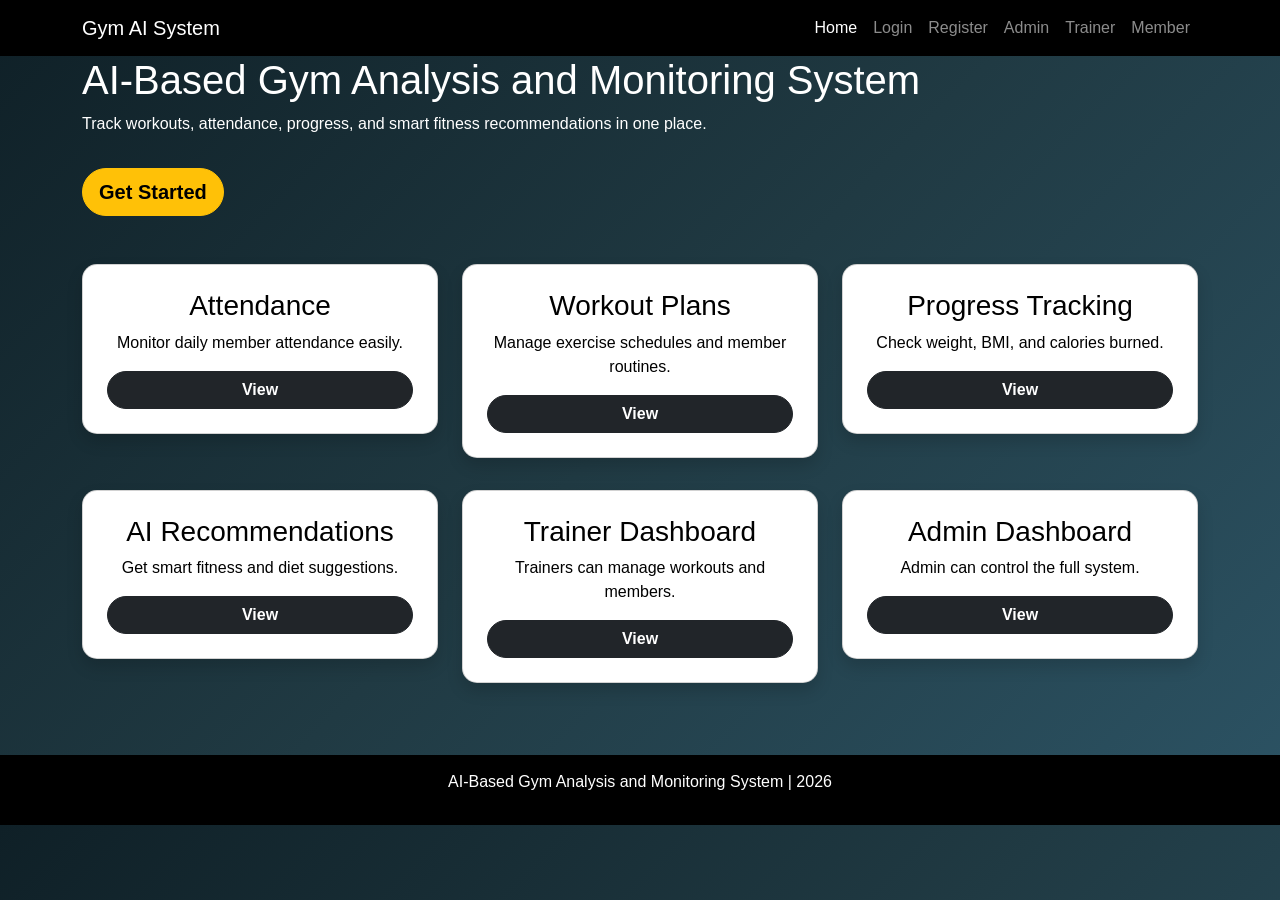
<file: index.html>
<!DOCTYPE html>
<html lang="en">
<head>
    <meta charset="UTF-8">
    <meta name="viewport" content="width=device-width, initial-scale=1">
    <title>AI-Based Gym Analysis and Monitoring System</title>
    <link href="https://cdn.jsdelivr.net/npm/bootstrap@5.3.0/dist/css/bootstrap.min.css" rel="stylesheet">
    <link rel="stylesheet" href="style.css">
</head>
<script src="script.js"></script>
<body>

<nav class="navbar navbar-expand-lg navbar-dark bg-dark">
    <div class="container">
        <a class="navbar-brand" href="index.html">Gym AI System</a>
        <button class="navbar-toggler" type="button" data-bs-toggle="collapse" data-bs-target="#navbarNav">
            <span class="navbar-toggler-icon"></span>
        </button>
        <div class="collapse navbar-collapse" id="navbarNav">
            <ul class="navbar-nav ms-auto">
                <li class="nav-item"><a class="nav-link active" href="index.html">Home</a></li>
                <li class="nav-item"><a class="nav-link" href="login.html">Login</a></li>
                <li class="nav-item"><a class="nav-link" href="register.html">Register</a></li>
                <li class="nav-item"><a class="nav-link" href="admin_dashboard.html">Admin</a></li>
                <li class="nav-item"><a class="nav-link" href="trainer_dashboard.html">Trainer</a></li>
                <li class="nav-item"><a class="nav-link" href="member_dashboard.html">Member</a></li>
            </ul>
        </div>
    </div>
</nav>

<section class="hero">
    <div class="container">
        <h1>AI-Based Gym Analysis and Monitoring System</h1>
        <p>Track workouts, attendance, progress, and smart fitness recommendations in one place.</p>
        <a href="login.html" class="btn btn-warning btn-lg mt-3">Get Started</a>
    </div>
</section>

<div class="container my-5">
    <div class="row text-center">
        <div class="col-md-4 mb-4">
            <div class="card shadow p-4">
                <h3>Attendance</h3>
                <p>Monitor daily member attendance easily.</p>
                <a href="attendance.html" class="btn btn-dark">View</a>
            </div>
        </div>

        <div class="col-md-4 mb-4">
            <div class="card shadow p-4">
                <h3>Workout Plans</h3>
                <p>Manage exercise schedules and member routines.</p>
                <a href="workout.html" class="btn btn-dark">View</a>
            </div>
        </div>

        <div class="col-md-4 mb-4">
            <div class="card shadow p-4">
                <h3>Progress Tracking</h3>
                <p>Check weight, BMI, and calories burned.</p>
                <a href="progress.html" class="btn btn-dark">View</a>
            </div>
        </div>
    </div>

    <div class="row text-center mt-2">
        <div class="col-md-4 mb-4">
            <div class="card shadow p-4">
                <h3>AI Recommendations</h3>
                <p>Get smart fitness and diet suggestions.</p>
                <a href="recommendation.html" class="btn btn-dark">View</a>
            </div>
        </div>

        <div class="col-md-4 mb-4">
            <div class="card shadow p-4">
                <h3>Trainer Dashboard</h3>
                <p>Trainers can manage workouts and members.</p>
                <a href="trainer_dashboard.html" class="btn btn-dark">View</a>
            </div>
        </div>

        <div class="col-md-4 mb-4">
            <div class="card shadow p-4">
                <h3>Admin Dashboard</h3>
                <p>Admin can control the full system.</p>
                <a href="admin_dashboard.html" class="btn btn-dark">View</a>
            </div>
        </div>
    </div>
</div>

<footer>
    <p>AI-Based Gym Analysis and Monitoring System | 2026</p>
</footer>

<script src="https://cdn.jsdelivr.net/npm/bootstrap@5.3.0/dist/js/bootstrap.bundle.min.js"></script>
</body>
</html>
</file>
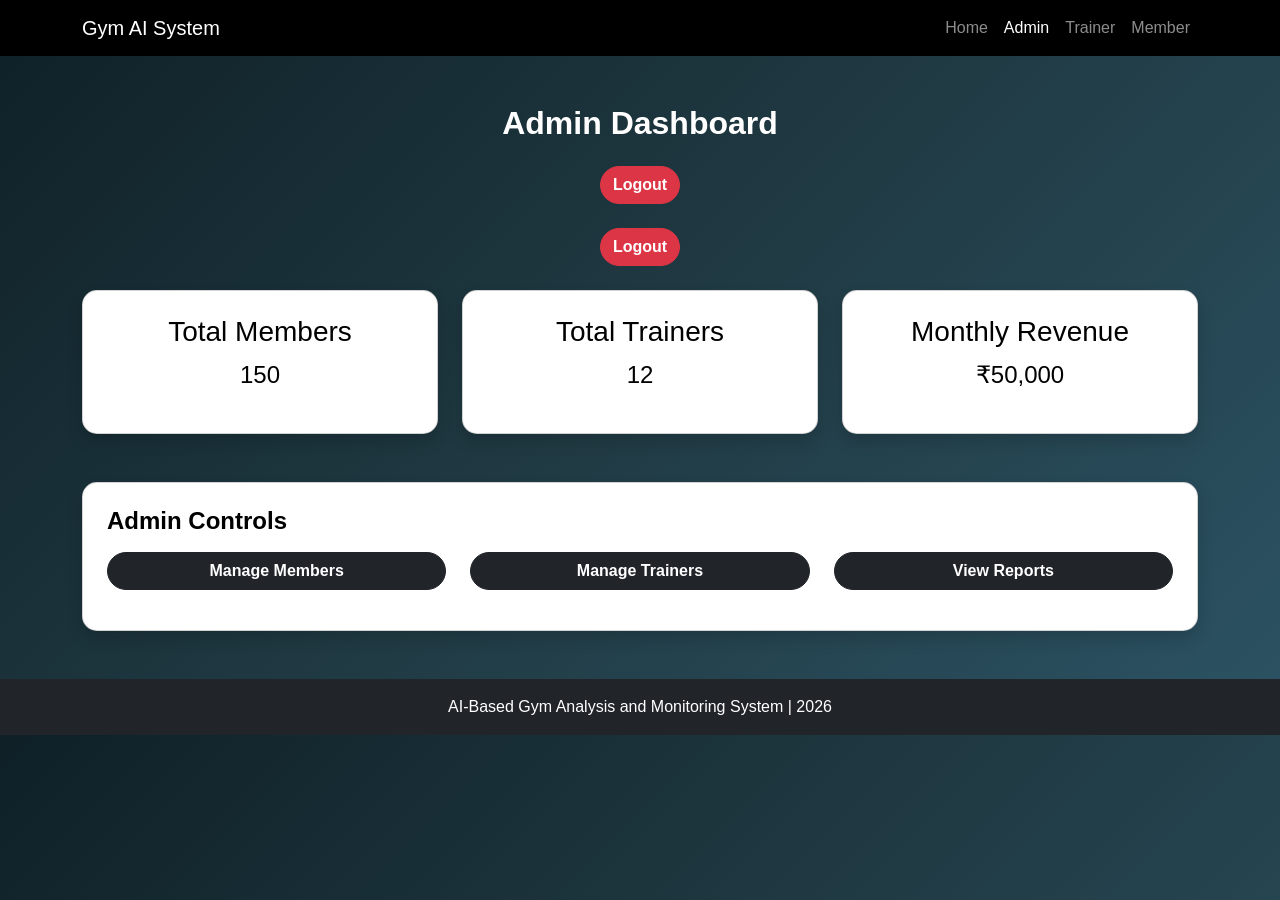
<file: admin_dashboard.html>
<!DOCTYPE html>
<html lang="en">
<head>
    <meta charset="UTF-8">
    <meta name="viewport" content="width=device-width, initial-scale=1.0">
    <title>Admin Dashboard - Gym AI System</title>
    <link href="https://cdn.jsdelivr.net/npm/bootstrap@5.3.0/dist/css/bootstrap.min.css" rel="stylesheet">
    <link rel="stylesheet" href="style.css">
</head>
<body>

    <nav class="navbar navbar-expand-lg navbar-dark bg-dark">
        <div class="container">
            <a class="navbar-brand" href="index.html">Gym AI System</a>
            <button class="navbar-toggler" type="button" data-bs-toggle="collapse" data-bs-target="#navbarNav">
                <span class="navbar-toggler-icon"></span>
            </button>

            <div class="collapse navbar-collapse" id="navbarNav">
                <ul class="navbar-nav ms-auto">
                    <li class="nav-item"><a class="nav-link" href="index.html">Home</a></li>
                    <li class="nav-item"><a class="nav-link active" href="admin_dashboard.html">Admin</a></li>
                    <li class="nav-item"><a class="nav-link" href="trainer_dashboard.html">Trainer</a></li>
                    <li class="nav-item"><a class="nav-link" href="member_dashboard.html">Member</a></li>
                </ul>
            </div>
        </div>
    </nav>

    <div class="container my-5">
        <h2 class="text-center mb-4">Admin Dashboard</h2>
        <p id="welcomeUser" class="fw-bold text-primary text-center"></p>
<div class="text-center mb-4">
    <button class="btn btn-danger" onclick="logoutUser()">Logout</button>
</div>
        <p id="welcomeUser" class="fw-bold text-primary text-center"></p>

        <div class="text-center mb-4">
            <button class="btn btn-danger" onclick="logoutUser()">Logout</button>
        </div>

        <div class="row text-center">
            <div class="col-md-4 mb-4">
                <div class="card shadow p-4">
                    <h3>Total Members</h3>
                    <p class="fs-4">150</p>
                </div>
            </div>

            <div class="col-md-4 mb-4">
                <div class="card shadow p-4">
                    <h3>Total Trainers</h3>
                    <p class="fs-4">12</p>
                </div>
            </div>

            <div class="col-md-4 mb-4">
                <div class="card shadow p-4">
                    <h3>Monthly Revenue</h3>
                    <p class="fs-4">₹50,000</p>
                </div>
            </div>
        </div>

        <div class="card shadow p-4 mt-4">
            <h4 class="mb-3">Admin Controls</h4>
            <div class="row">
                <div class="col-md-4 mb-3">
                    <button class="btn btn-dark w-100">Manage Members</button>
                </div>
                <div class="col-md-4 mb-3">
                    <button class="btn btn-dark w-100">Manage Trainers</button>
                </div>
                <div class="col-md-4 mb-3">
                    <button class="btn btn-dark w-100">View Reports</button>
                </div>
            </div>
        </div>
    </div>

    <footer class="text-center p-3 bg-dark text-white">
        <p class="mb-0">AI-Based Gym Analysis and Monitoring System | 2026</p>
    </footer>

    <script src="script.js"></script>
    <script src="https://cdn.jsdelivr.net/npm/bootstrap@5.3.0/dist/js/bootstrap.bundle.min.js"></script>
</body>
</html>
</file>
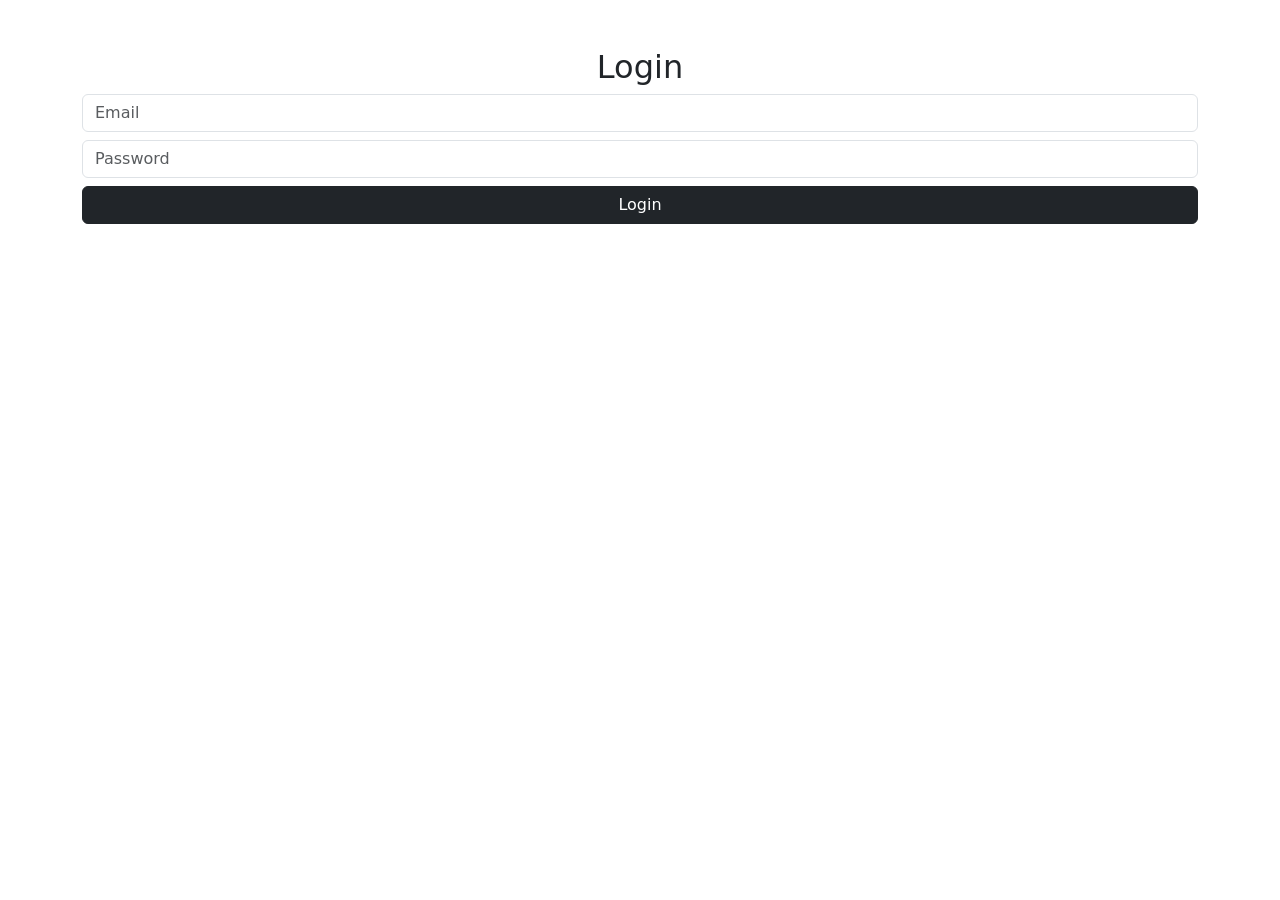
<file: attendance.html>
<!DOCTYPE html>
<html lang="en">
<head>
    <meta charset="UTF-8">
    <meta name="viewport" content="width=device-width, initial-scale=1.0">
    <title>Attendance - Gym AI System</title>
    <link href="https://cdn.jsdelivr.net/npm/bootstrap@5.3.0/dist/css/bootstrap.min.css" rel="stylesheet">
    <link rel="stylesheet" href="style.css">
</head>
<body>

<nav class="navbar navbar-expand-lg navbar-dark bg-dark">
    <div class="container">
        <a class="navbar-brand" href="index.html">Gym AI System</a>
        <button class="navbar-toggler" type="button" data-bs-toggle="collapse" data-bs-target="#navbarNav">
            <span class="navbar-toggler-icon"></span>
        </button>
        <div class="collapse navbar-collapse" id="navbarNav">
            <ul class="navbar-nav ms-auto">
                <li class="nav-item"><a class="nav-link" href="index.html">Home</a></li>
                <li class="nav-item"><a class="nav-link" href="member_dashboard.html">Member Dashboard</a></li>
            </ul>
        </div>
    </div>
</nav>

<div class="container my-5">
    <h2 class="text-center mb-4">My Attendance</h2>

    <div class="card shadow p-4">
        <table class="table table-bordered table-striped text-center">
            <thead class="table-dark">
                <tr>
                    <th>Date</th>
                    <th>Status</th>
                </tr>
            </thead>

            <!-- ✅ EMPTY tbody (dynamic data will come here) -->
            <tbody>
            </tbody>

        </table>
    </div>
</div>

<footer>
    <p>AI-Based Gym Analysis and Monitoring System | 2026</p>
</footer>

<script>
document.addEventListener("DOMContentLoaded", function () {

    const email = localStorage.getItem("loggedInUser");

    if (!email) {
        alert("Please login first!");
        window.location.href = "login.html";
        return;
    }

    fetch(`http://127.0.0.1:5000/get_attendance/${email}`)
    .then(response => response.json())
    .then(data => {

        const tableBody = document.querySelector("tbody");
        tableBody.innerHTML = "";

        if (data.length === 0) {
            tableBody.innerHTML = "<tr><td colspan='2'>No attendance found</td></tr>";
        }

        data.forEach(record => {
            const row = `
                <tr>
                    <td>${record.date}</td>
                    <td>${record.status}</td>
                </tr>
            `;
            tableBody.innerHTML += row;
        });
    })
    .catch(error => {
        console.error("Error:", error);
        alert("Failed to load attendance");
    });

});
</script>

<script src="https://cdn.jsdelivr.net/npm/bootstrap@5.3.0/dist/js/bootstrap.bundle.min.js"></script>

</body>
</html>
</file>
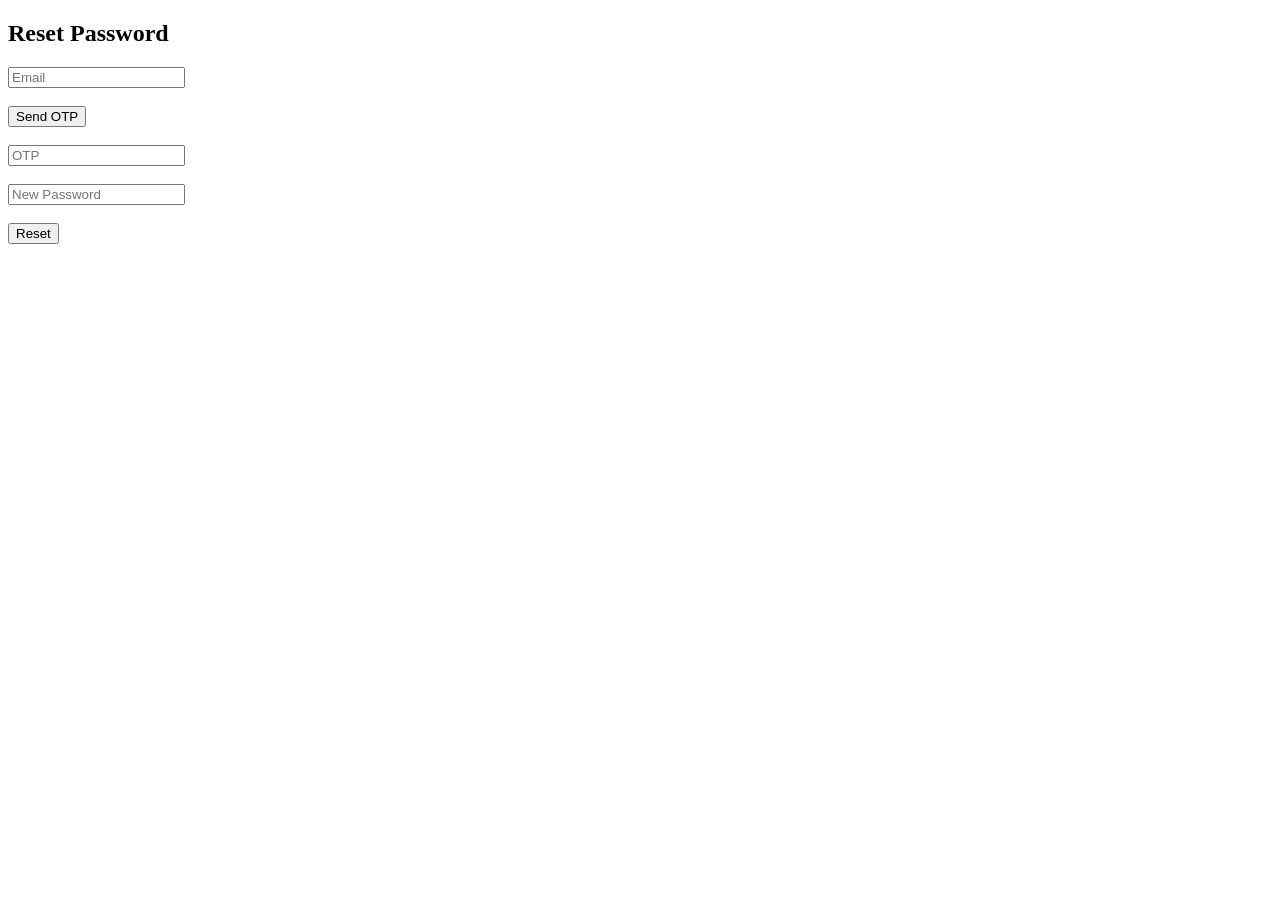
<file: forgot_password.html>
<!DOCTYPE html>
<html>
<body>

<h2>Reset Password</h2>

<input id="email" placeholder="Email"><br><br>
<button onclick="sendOTP()">Send OTP</button><br><br>

<input id="otp" placeholder="OTP"><br><br>
<input id="newPassword" placeholder="New Password"><br><br>

<button onclick="reset()">Reset</button>

<script>
let email = "";

function sendOTP() {
    email = document.getElementById("email").value;

    fetch("https://gym-ai-project-1.onrender.com/send_otp", {
        method: "POST",
        headers: {"Content-Type": "application/json"},
        body: JSON.stringify({ email })
    });
}

function reset() {
    fetch("https://gym-ai-project-1.onrender.com/reset_password", {
        method: "POST",
        headers: {"Content-Type": "application/json"},
        body: JSON.stringify({
            email: email,
            new_password: document.getElementById("newPassword").value
        })
    })
    .then(() => alert("Password reset!"));
}
</script>

</body>
</html>
</file>
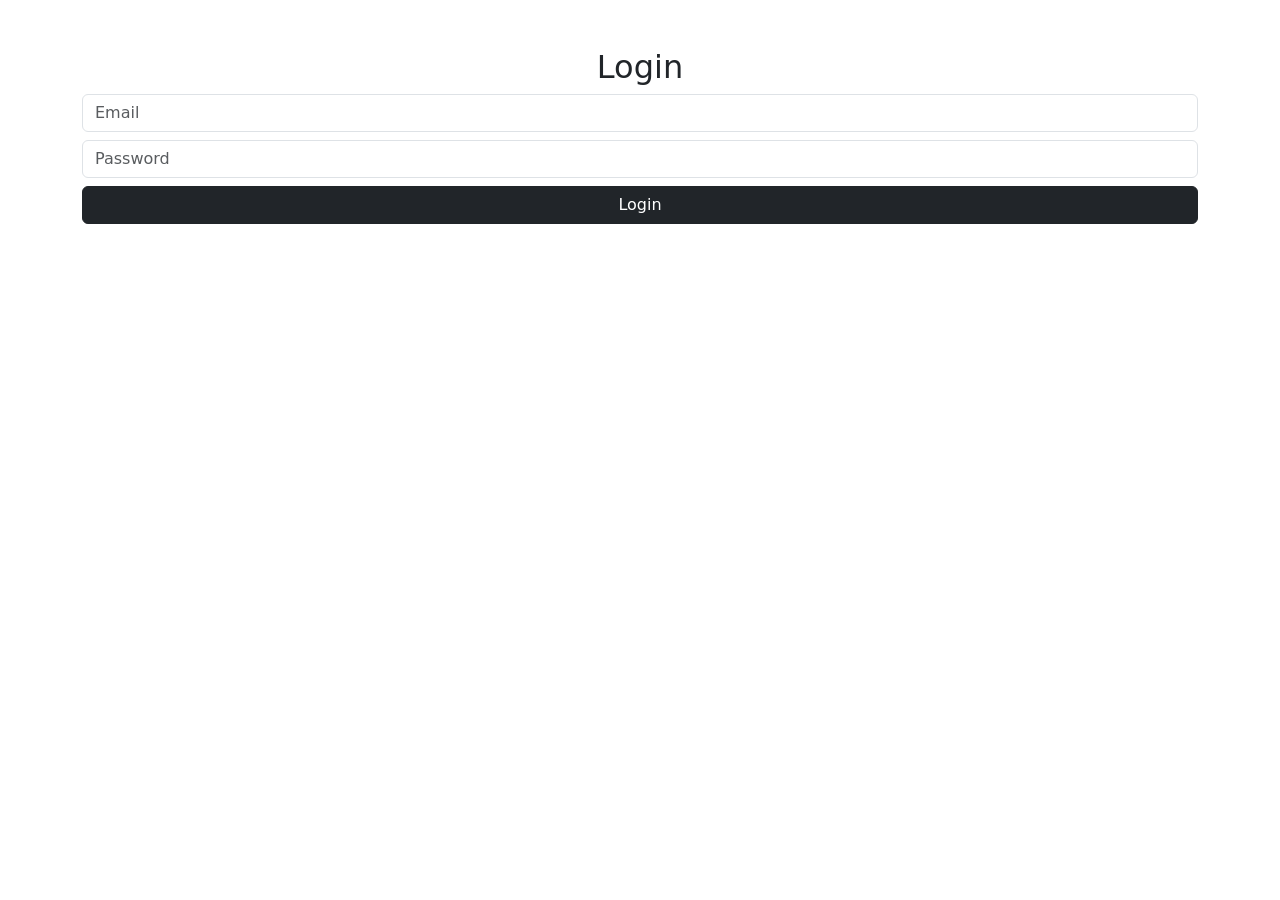
<file: login.html>
<!DOCTYPE html>
<html>
<head>
    <title>Login</title>
    <link href="https://cdn.jsdelivr.net/npm/bootstrap@5.3.0/dist/css/bootstrap.min.css" rel="stylesheet">
</head>
<body>

<div class="container mt-5">
    <h2 class="text-center">Login</h2>

    <input type="email" id="email" class="form-control mb-2" placeholder="Email">
    <input type="password" id="password" class="form-control mb-2" placeholder="Password">

    <button onclick="login()" class="btn btn-dark w-100">Login</button>
</div>

<script>
function login() {

    fetch("https://gym-ai-project-1.onrender.com/login", {
        method: "POST",
        headers: {
            "Content-Type": "application/json"
        },
        body: JSON.stringify({
            email: document.getElementById("email").value,
            password: document.getElementById("password").value
        })
    })
    .then(res => res.json())
    .then(data => {
        if (data.message === "Login successful") {
            alert("Login success!");
            localStorage.setItem("loggedInUser", document.getElementById("email").value);
            window.location.href = "member_dashboard.html";
        } else {
            alert("Invalid credentials");
        }
    });
}
</script>

</body>
</html>
</file>
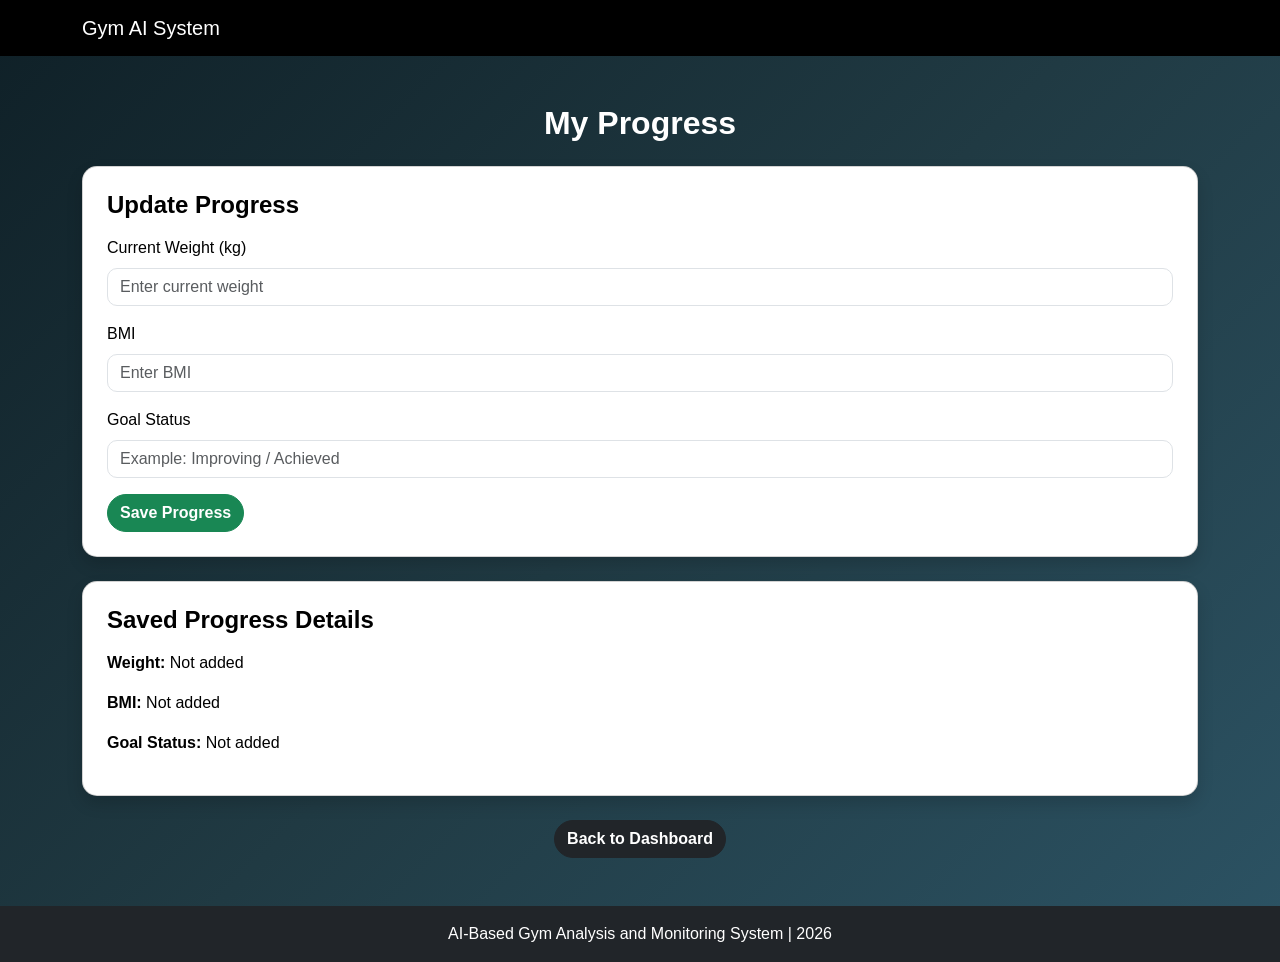
<file: progress.html>
<!DOCTYPE html>
<html lang="en">
<head>
    <meta charset="UTF-8">
    <meta name="viewport" content="width=device-width, initial-scale=1.0">
    <title>Progress Details - Gym AI System</title>
    <link href="https://cdn.jsdelivr.net/npm/bootstrap@5.3.0/dist/css/bootstrap.min.css" rel="stylesheet">
    <link rel="stylesheet" href="style.css">
</head>
<body>

    <nav class="navbar navbar-expand-lg navbar-dark bg-dark">
        <div class="container">
            <a class="navbar-brand" href="index.html">Gym AI System</a>
        </div>
    </nav>

    <div class="container my-5">
        <h2 class="text-center mb-4">My Progress</h2>

        <div class="card shadow p-4 mb-4">
            <h4 class="mb-3">Update Progress</h4>
            <form id="progressForm">
                <div class="mb-3">
                    <label class="form-label">Current Weight (kg)</label>
                    <input type="number" class="form-control" id="weight" placeholder="Enter current weight">
                </div>

                <div class="mb-3">
                    <label class="form-label">BMI</label>
                    <input type="number" step="0.1" class="form-control" id="bmi" placeholder="Enter BMI">
                </div>

                <div class="mb-3">
                    <label class="form-label">Goal Status</label>
                    <input type="text" class="form-control" id="goal" placeholder="Example: Improving / Achieved">
                </div>

                <button type="submit" class="btn btn-success">Save Progress</button>
            </form>
        </div>

        <div class="card shadow p-4">
            <h4 class="mb-3">Saved Progress Details</h4>
            <p><strong>Weight:</strong> <span id="showWeight">Not added</span></p>
            <p><strong>BMI:</strong> <span id="showBMI">Not added</span></p>
            <p><strong>Goal Status:</strong> <span id="showGoal">Not added</span></p>
        </div>

        <div class="text-center mt-4">
            <a href="member_dashboard.html" class="btn btn-dark">Back to Dashboard</a>
        </div>
    </div>

    <footer class="text-center p-3 bg-dark text-white">
        <p class="mb-0">AI-Based Gym Analysis and Monitoring System | 2026</p>
    </footer>

    <script>
        const progressForm = document.getElementById("progressForm");
        const savedProgress = JSON.parse(localStorage.getItem("progressData"));

        if (savedProgress) {
            document.getElementById("showWeight").innerText = savedProgress.weight + " kg";
            document.getElementById("showBMI").innerText = savedProgress.bmi;
            document.getElementById("showGoal").innerText = savedProgress.goal;
        }

        progressForm.addEventListener("submit", function(event) {
            event.preventDefault();

            const weight = document.getElementById("weight").value;
            const bmi = document.getElementById("bmi").value;
            const goal = document.getElementById("goal").value;

            const progressData = {
                weight: weight,
                bmi: bmi,
                goal: goal
            };

            localStorage.setItem("progressData", JSON.stringify(progressData));

            document.getElementById("showWeight").innerText = weight + " kg";
            document.getElementById("showBMI").innerText = bmi;
            document.getElementById("showGoal").innerText = goal;

            alert("Progress saved successfully!");
        });
    </script>

    <script src="https://cdn.jsdelivr.net/npm/bootstrap@5.3.0/dist/js/bootstrap.bundle.min.js"></script>
</body>
</html>
</file>
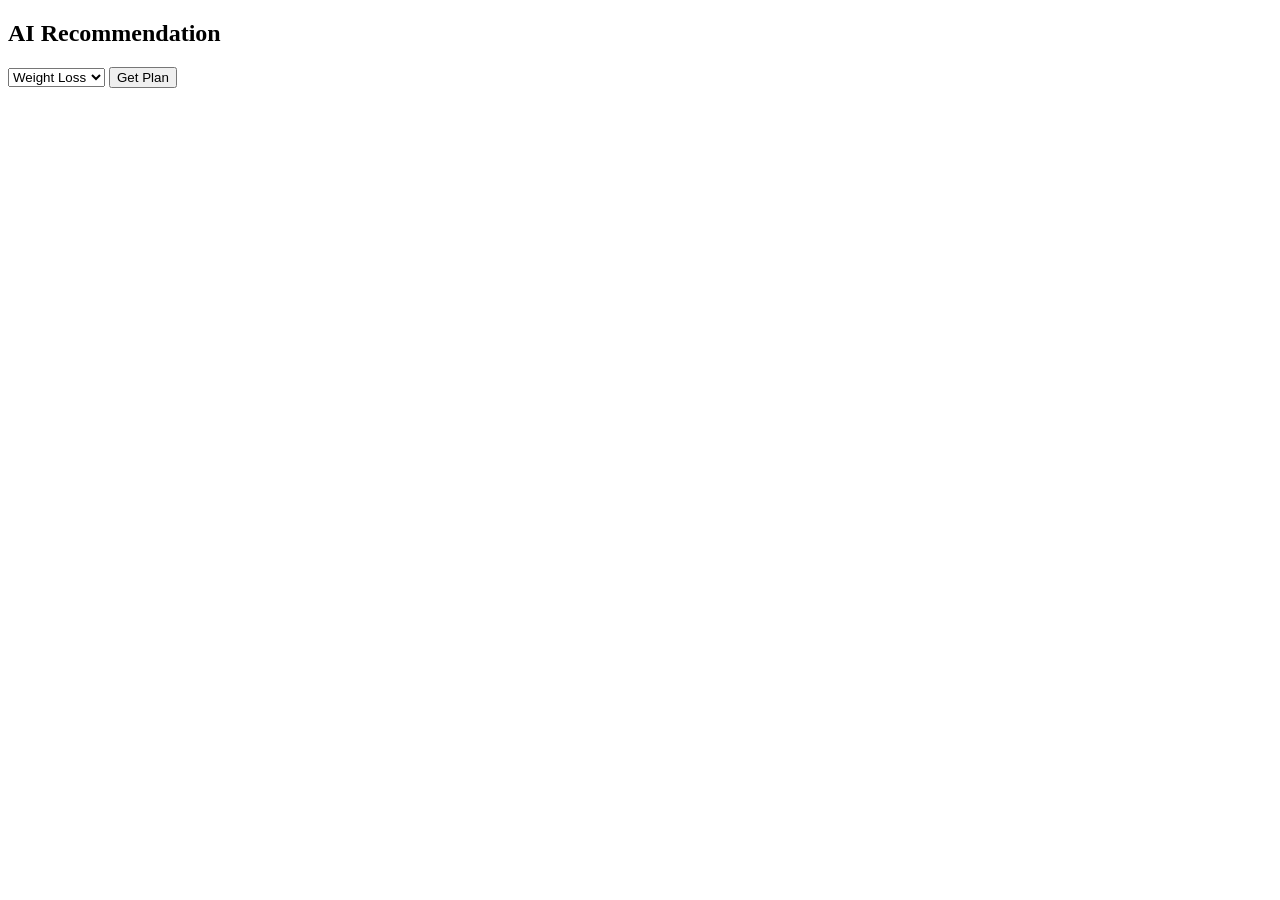
<file: recommendation.html>
<!DOCTYPE html>
<html>
<body>

<h2>AI Recommendation</h2>

<select id="goal">
    <option>Weight Loss</option>
    <option>Muscle Gain</option>
</select>

<button onclick="getRec()">Get Plan</button>

<p id="diet"></p>
<p id="workout"></p>

<script>
function getRec() {
    fetch("https://gym-ai-project-1.onrender.com/get_recommendation", {
        method: "POST",
        headers: {"Content-Type": "application/json"},
        body: JSON.stringify({
            goal: document.getElementById("goal").value
        })
    })
    .then(res => res.json())
    .then(data => {
        document.getElementById("diet").innerText = data.diet;
        document.getElementById("workout").innerText = data.workout;
    });
}
</script>

</body>
</html>
</file>
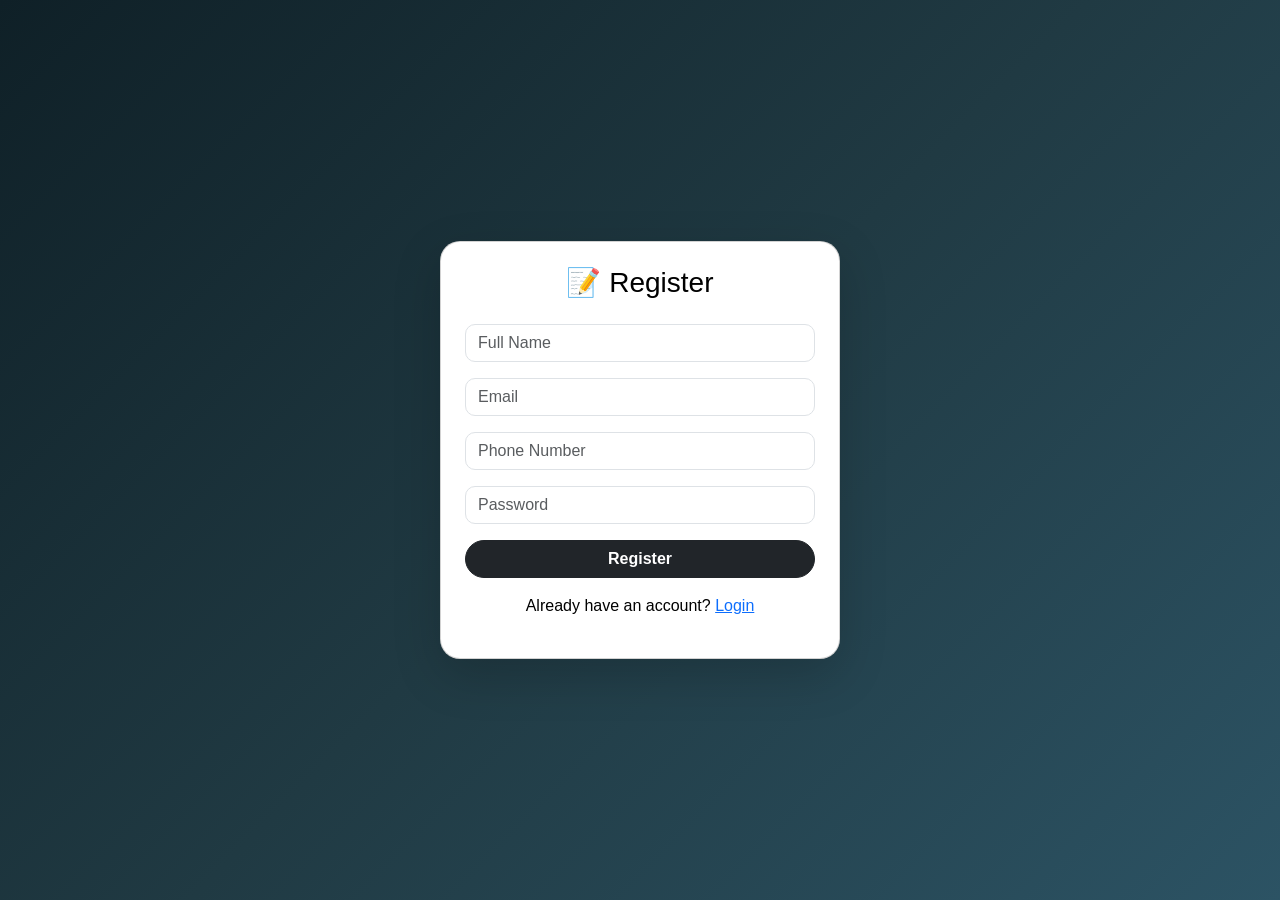
<file: register.html>
<!DOCTYPE html>
<html lang="en">
<head>
    <meta charset="UTF-8">
    <title>Register - Gym AI System</title>
    <meta name="viewport" content="width=device-width, initial-scale=1">

    <!-- Bootstrap -->
    <link href="https://cdn.jsdelivr.net/npm/bootstrap@5.3.0/dist/css/bootstrap.min.css" rel="stylesheet">

    <!-- Style -->
    <link rel="stylesheet" href="style.css">
</head>

<body>

<div class="container d-flex justify-content-center align-items-center" style="min-height:100vh;">
    
    <div class="card p-4 shadow-lg" style="width:100%; max-width:400px; border-radius:20px;">
        
        <h3 class="text-center mb-4">📝 Register</h3>

        <!-- FORM -->
        <input id="name" class="form-control mb-3" placeholder="Full Name">
        <input id="email" type="email" class="form-control mb-3" placeholder="Email">
        <input id="phone" class="form-control mb-3" placeholder="Phone Number">
        <input id="password" type="password" class="form-control mb-3" placeholder="Password">

        <button onclick="register()" class="btn btn-dark w-100">
            Register
        </button>

        <p class="text-center mt-3">
            Already have an account? <a href="login.html">Login</a>
        </p>

    </div>
</div>

<script>
function register() {

    const name = document.getElementById("name").value;
    const email = document.getElementById("email").value;
    const phone = document.getElementById("phone").value;
    const password = document.getElementById("password").value;

    if (!name || !email || !phone || !password) {
        alert("Please fill all fields!");
        return;
    }

    fetch("https://gym-ai-project-1.onrender.com/register", {
        method: "POST",
        headers: {
            "Content-Type": "application/json"
        },
        body: JSON.stringify({
            name: name,
            email: email,
            phone: phone,
            role: "member",
            password: password
        })
    })
    .then(res => res.json())
    .then(data => {
        if (data.message === "Email already exists") {
            alert("Email already registered!");
        } else {
            alert("Registration successful!");
            window.location.href = "login.html";
        }
    })
    .catch(() => {
        alert("Server error! Try again.");
    });
}
</script>

</body>
</html>
</file>
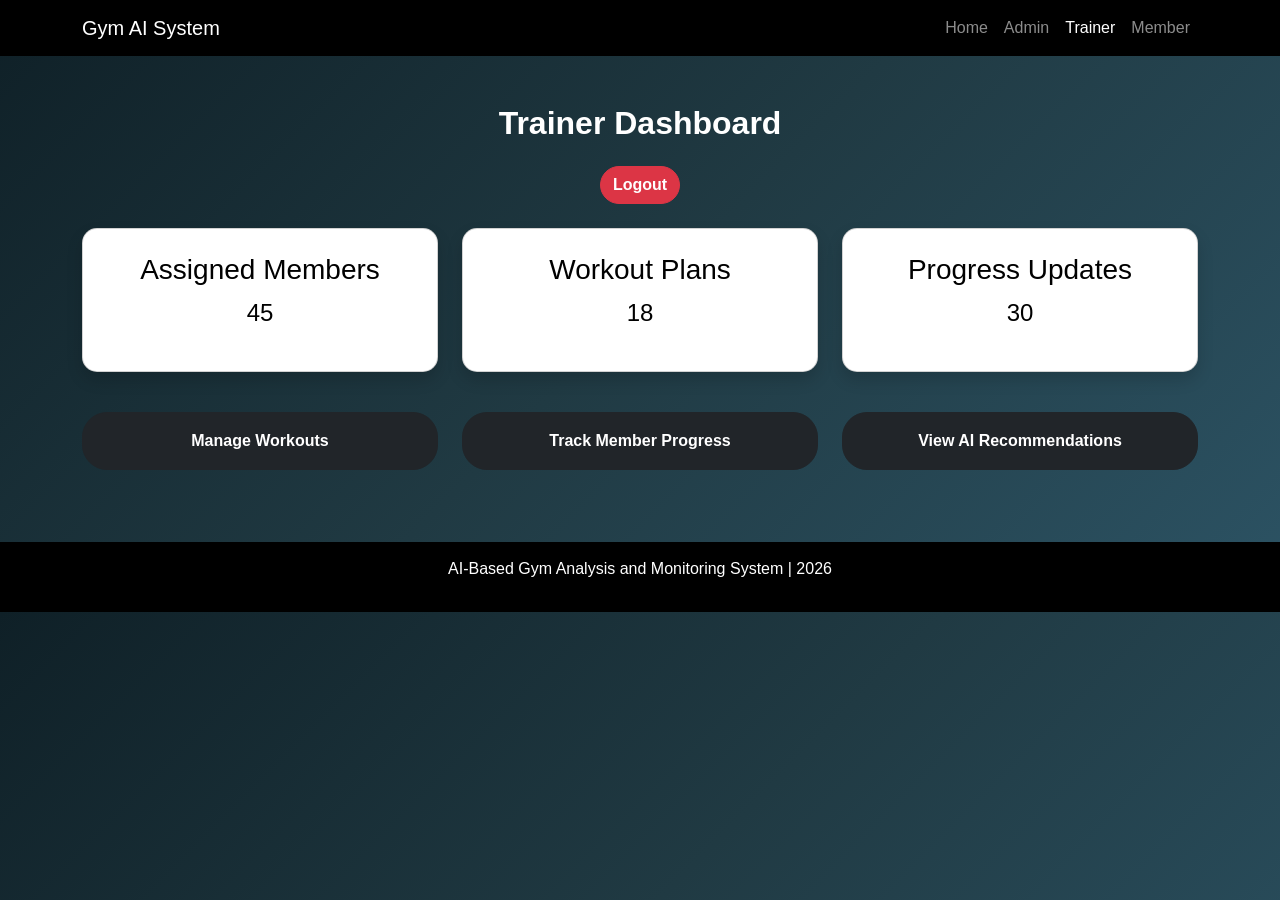
<file: trainer_dashboard.html>
<!DOCTYPE html>
<html lang="en">
<head>
    <meta charset="UTF-8">
    <meta name="viewport" content="width=device-width, initial-scale=1.0">
    <title>Trainer Dashboard - Gym AI System</title>
    <link href="https://cdn.jsdelivr.net/npm/bootstrap@5.3.0/dist/css/bootstrap.min.css" rel="stylesheet">
    <link rel="stylesheet" href="style.css">
</head>
<script src="script.js"></script>
<body>

<nav class="navbar navbar-expand-lg navbar-dark bg-dark">
    <div class="container">
        <a class="navbar-brand" href="index.html">Gym AI System</a>
        <button class="navbar-toggler" type="button" data-bs-toggle="collapse" data-bs-target="#navbarNav">
            <span class="navbar-toggler-icon"></span>
        </button>
        <div class="collapse navbar-collapse" id="navbarNav">
            <ul class="navbar-nav ms-auto">
                <li class="nav-item"><a class="nav-link" href="index.html">Home</a></li>
                <li class="nav-item"><a class="nav-link" href="admin_dashboard.html">Admin</a></li>
                <li class="nav-item"><a class="nav-link active" href="trainer_dashboard.html">Trainer</a></li>
                <li class="nav-item"><a class="nav-link" href="member_dashboard.html">Member</a></li>
            </ul>
        </div>
    </div>
</nav>

<div class="container my-5">
    <h2 class="text-center mb-4">Trainer Dashboard</h2>
    <p id="welcomeUser" class="fw-bold text-primary text-center"></p>
<div class="text-center mb-4">
    <button class="btn btn-danger" onclick="logoutUser()">Logout</button>
</div>

    <div class="row text-center">
        <div class="col-md-4 mb-4">
            <div class="card shadow p-4">
                <h3>Assigned Members</h3>
                <p class="fs-4">45</p>
            </div>
        </div>

        <div class="col-md-4 mb-4">
            <div class="card shadow p-4">
                <h3>Workout Plans</h3>
                <p class="fs-4">18</p>
            </div>
        </div>

        <div class="col-md-4 mb-4">
            <div class="card shadow p-4">
                <h3>Progress Updates</h3>
                <p class="fs-4">30</p>
            </div>
        </div>
    </div>

    <div class="row text-center mt-3">
        <div class="col-md-4 mb-4">
            <a href="workout.html" class="btn btn-dark w-100 p-3">Manage Workouts</a>
        </div>
        <div class="col-md-4 mb-4">
            <a href="progress.html" class="btn btn-dark w-100 p-3">Track Member Progress</a>
        </div>
        <div class="col-md-4 mb-4">
            <a href="recommendation.html" class="btn btn-dark w-100 p-3">View AI Recommendations</a>
        </div>
    </div>
</div>

<footer>
    <p>AI-Based Gym Analysis and Monitoring System | 2026</p>
</footer>

<script src="https://cdn.jsdelivr.net/npm/bootstrap@5.3.0/dist/js/bootstrap.bundle.min.js"></script>
</body>
</html>
</file>
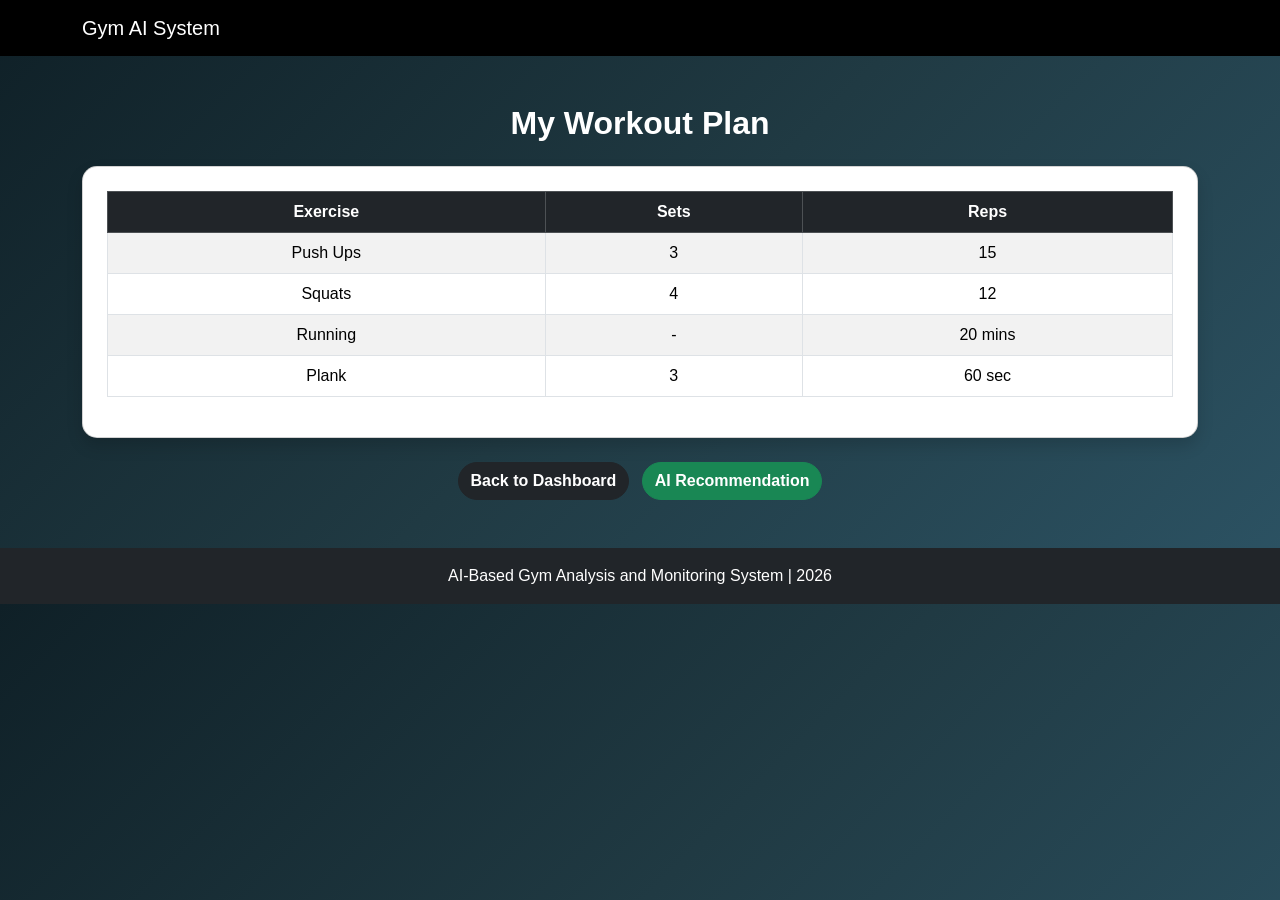
<file: workout.html>
<!DOCTYPE html>
<html lang="en">
<head>
    <meta charset="UTF-8">
    <meta name="viewport" content="width=device-width, initial-scale=1.0">
    <title>Workout Plan - Gym AI System</title>
    <link href="https://cdn.jsdelivr.net/npm/bootstrap@5.3.0/dist/css/bootstrap.min.css" rel="stylesheet">
    <link rel="stylesheet" href="style.css">
</head>
<body>

<nav class="navbar navbar-expand-lg navbar-dark bg-dark">
    <div class="container">
        <a class="navbar-brand" href="index.html">Gym AI System</a>
    </div>
</nav>

<div class="container my-5">
    <h2 class="text-center mb-4">My Workout Plan</h2>

    <div class="card shadow p-4">
        <table class="table table-bordered table-striped text-center">
            <thead class="table-dark">
                <tr>
                    <th>Exercise</th>
                    <th>Sets</th>
                    <th>Reps</th>
                </tr>
            </thead>
            <tbody>
                <tr>
                    <td>Push Ups</td>
                    <td>3</td>
                    <td>15</td>
                </tr>
                <tr>
                    <td>Squats</td>
                    <td>4</td>
                    <td>12</td>
                </tr>
                <tr>
                    <td>Running</td>
                    <td>-</td>
                    <td>20 mins</td>
                </tr>
                <tr>
                    <td>Plank</td>
                    <td>3</td>
                    <td>60 sec</td>
                </tr>
            </tbody>
        </table>
    </div>

    <div class="text-center mt-4">
        <a href="member_dashboard.html" class="btn btn-dark">Back to Dashboard</a>
        <a href="recommendation.html" class="btn btn-success ms-2">AI Recommendation</a>
    </div>
</div>

<footer class="text-center p-3 bg-dark text-white">
    <p class="mb-0">AI-Based Gym Analysis and Monitoring System | 2026</p>
</footer>

<script src="https://cdn.jsdelivr.net/npm/bootstrap@5.3.0/dist/js/bootstrap.bundle.min.js"></script>
<script src="script.js"></script>
</body>
</html>
</file>
<file: style.css>
/* BACKGROUND */
body {
    background: linear-gradient(135deg, #0f2027, #203a43, #2c5364);
    font-family: 'Segoe UI', sans-serif;
    color: white;
}

/* CARD DESIGN */
.card {
    border-radius: 15px;
    background: #ffffff;
    color: black;
    box-shadow: 0 10px 25px rgba(0,0,0,0.3);
}

/* BUTTONS */
.btn {
    border-radius: 25px;
    font-weight: bold;
    transition: 0.3s;
}

.btn:hover {
    transform: scale(1.05);
}

/* INPUTS */
input, select {
    border-radius: 10px !important;
}

/* HEADINGS */
h2, h4 {
    font-weight: bold;
}

/* NAVBAR */
.navbar {
    background: #000 !important;
}

/* FOOTER */
footer {
    text-align: center;
    padding: 15px;
    background: #000;
    color: white;
}
</file>
